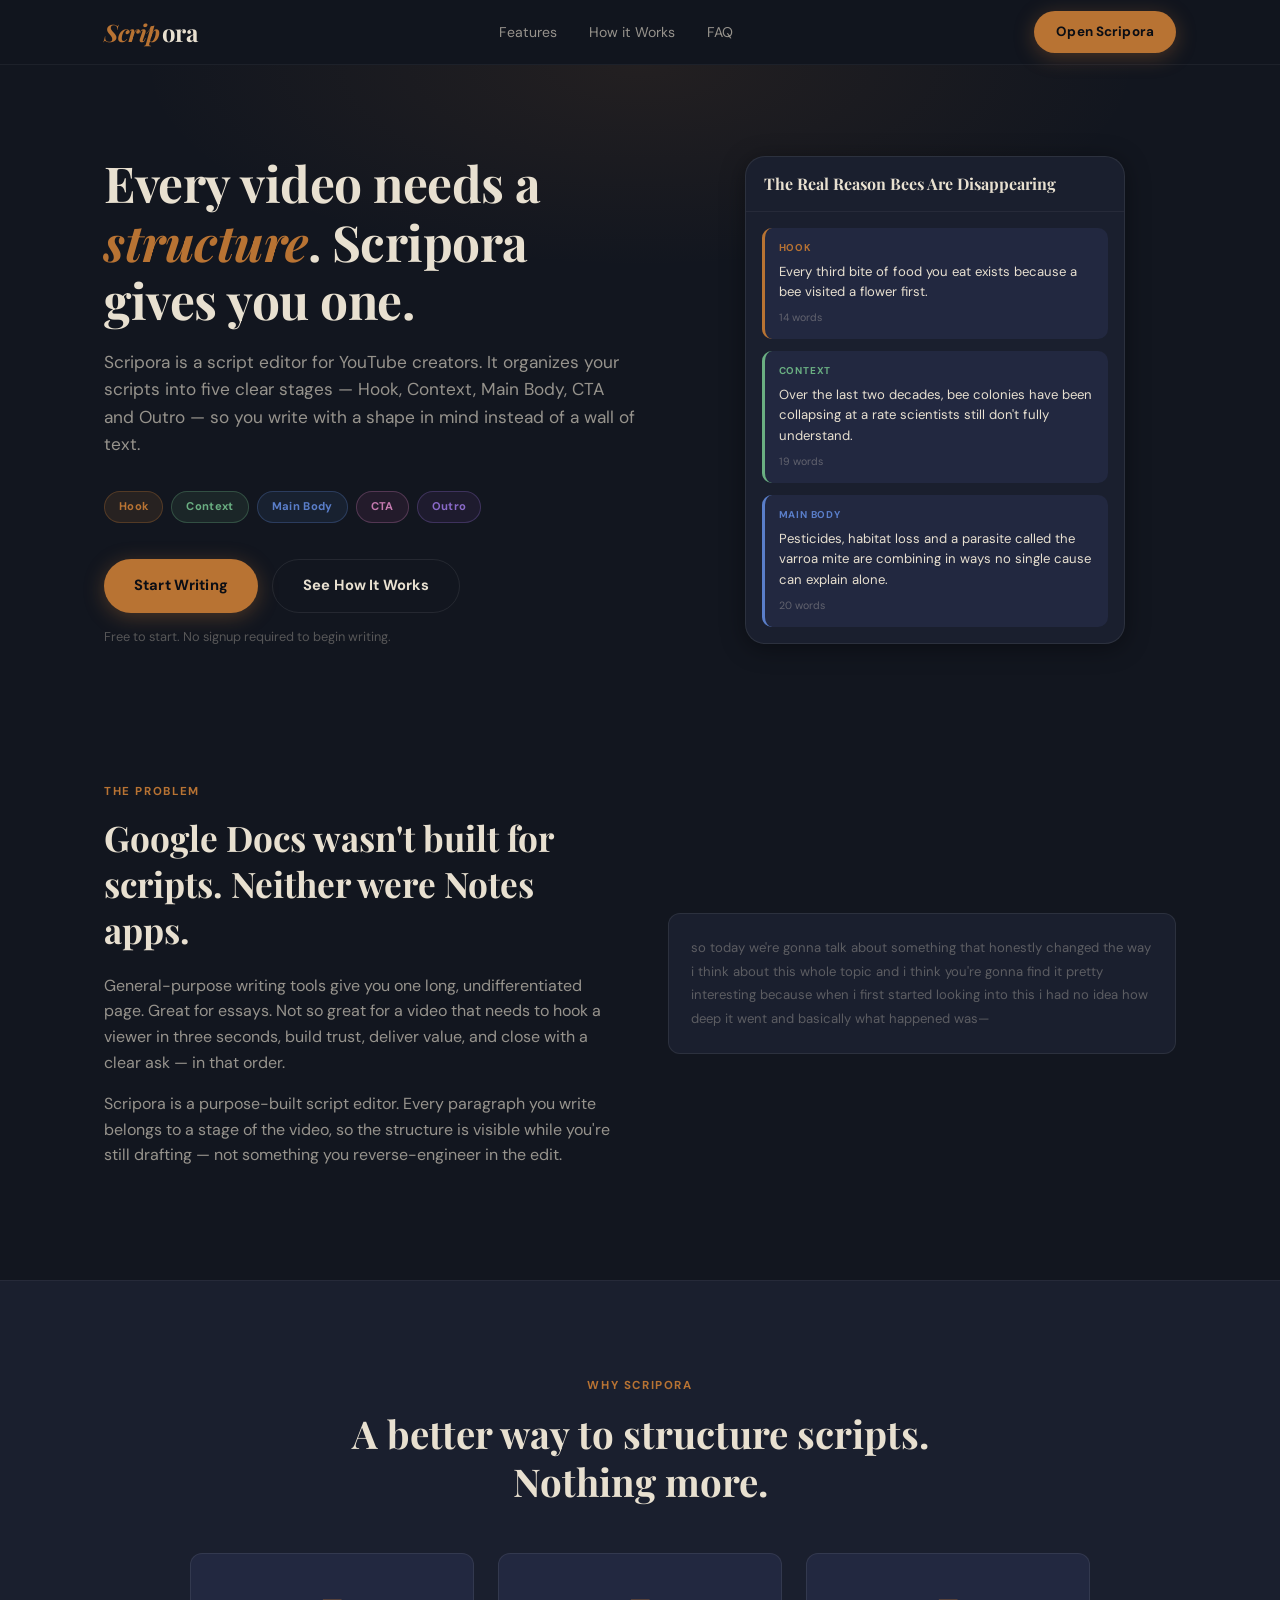
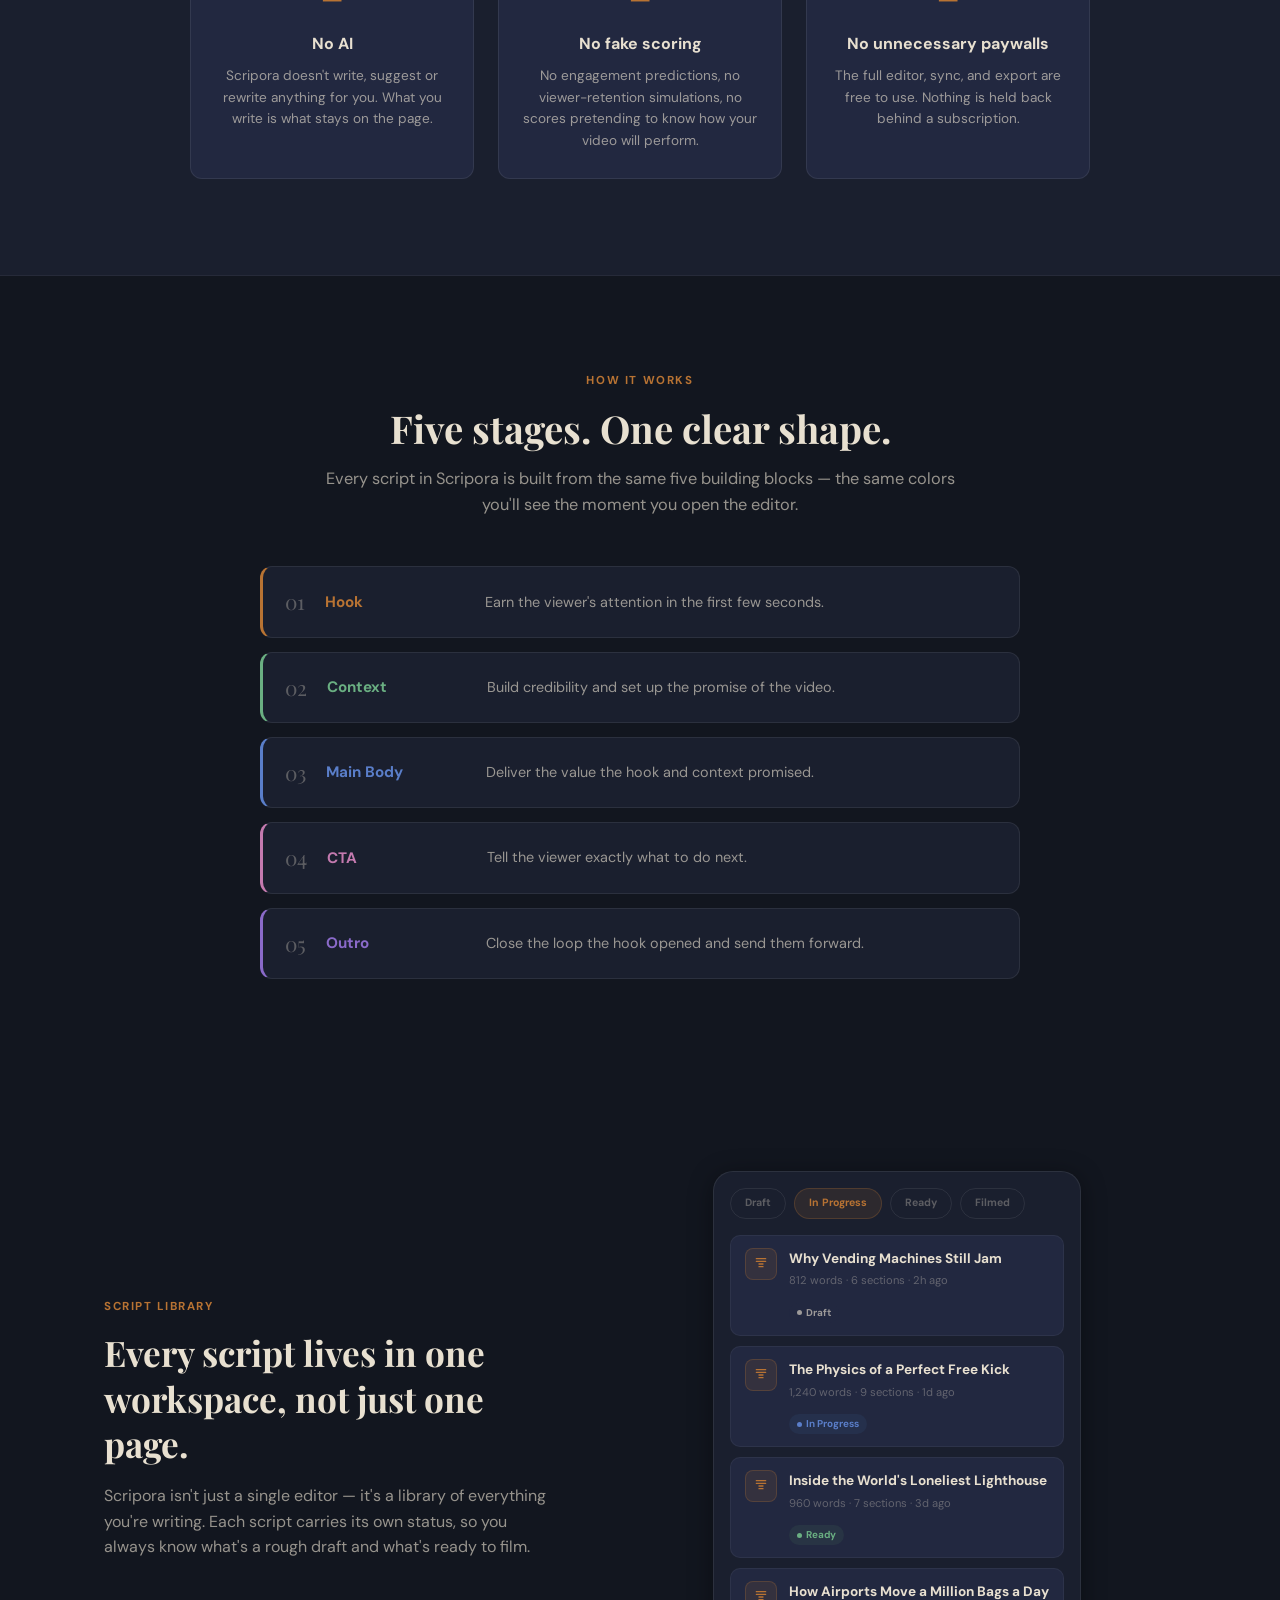
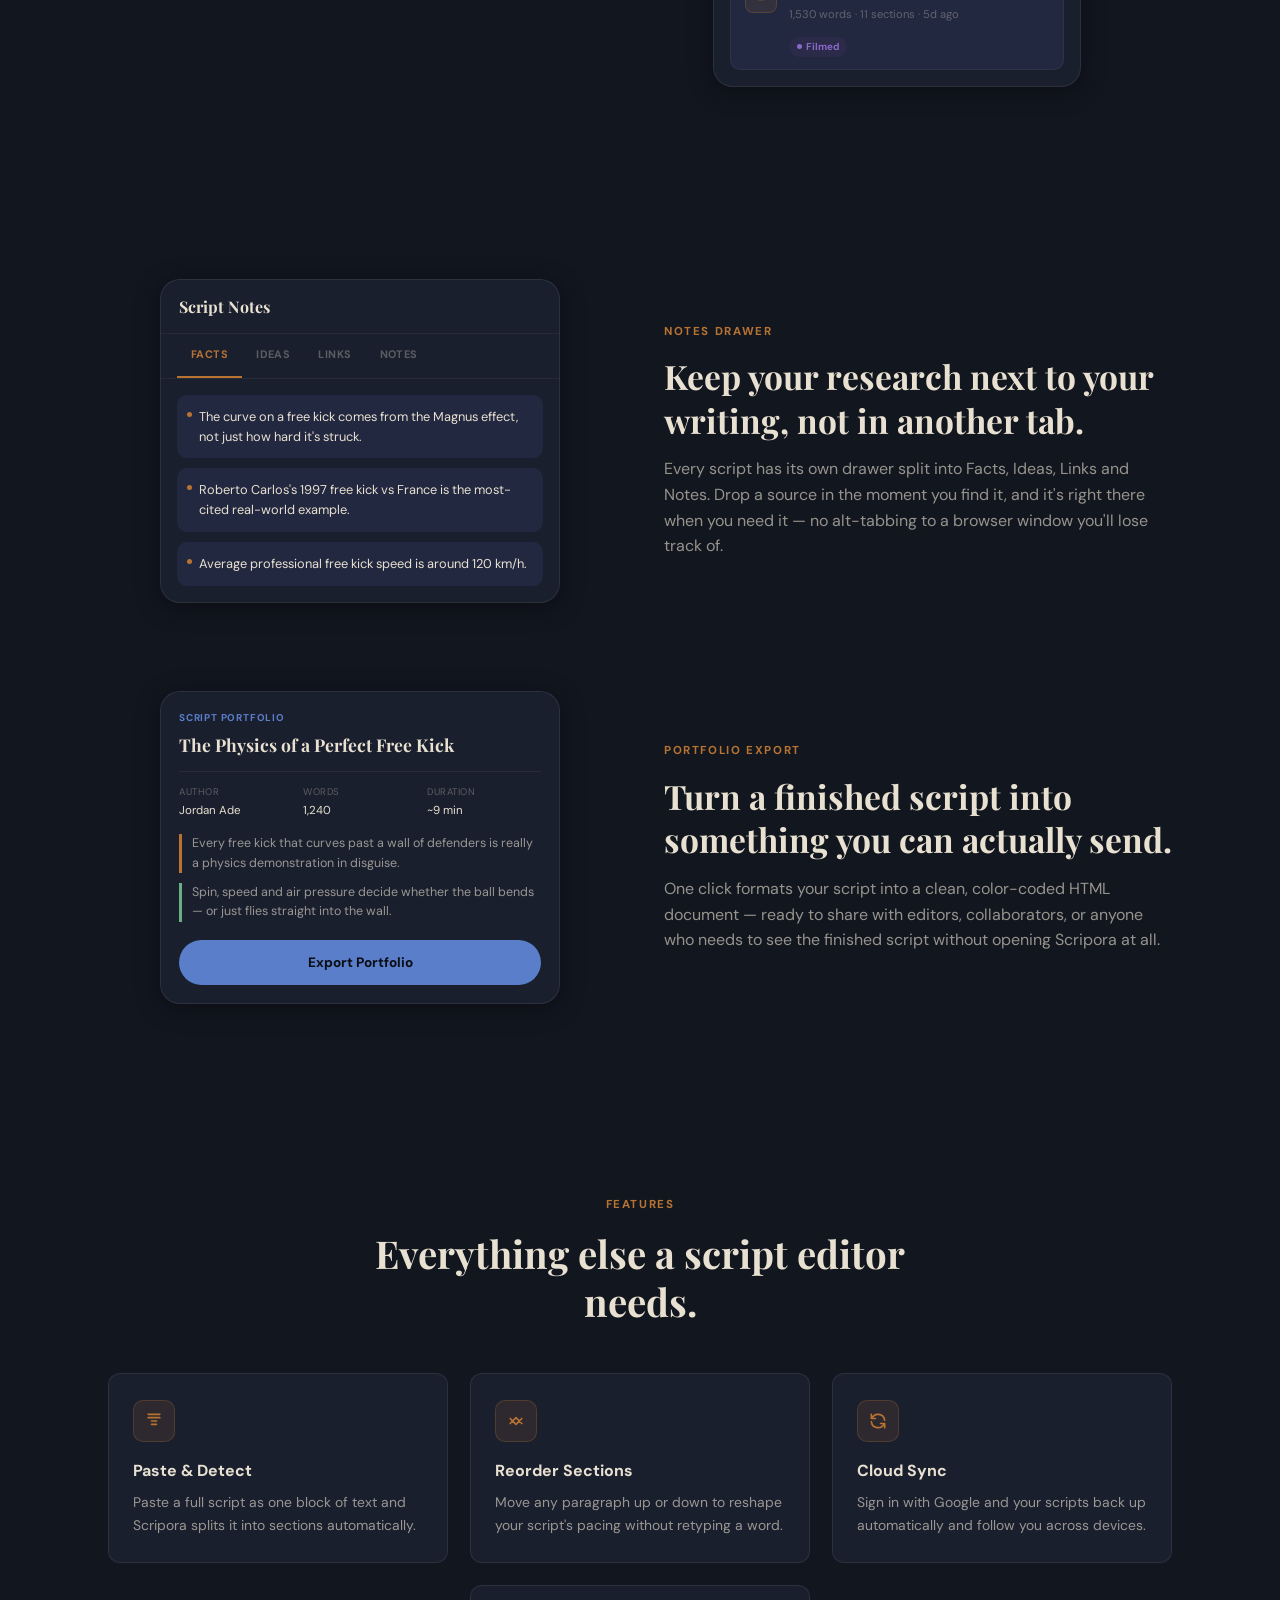
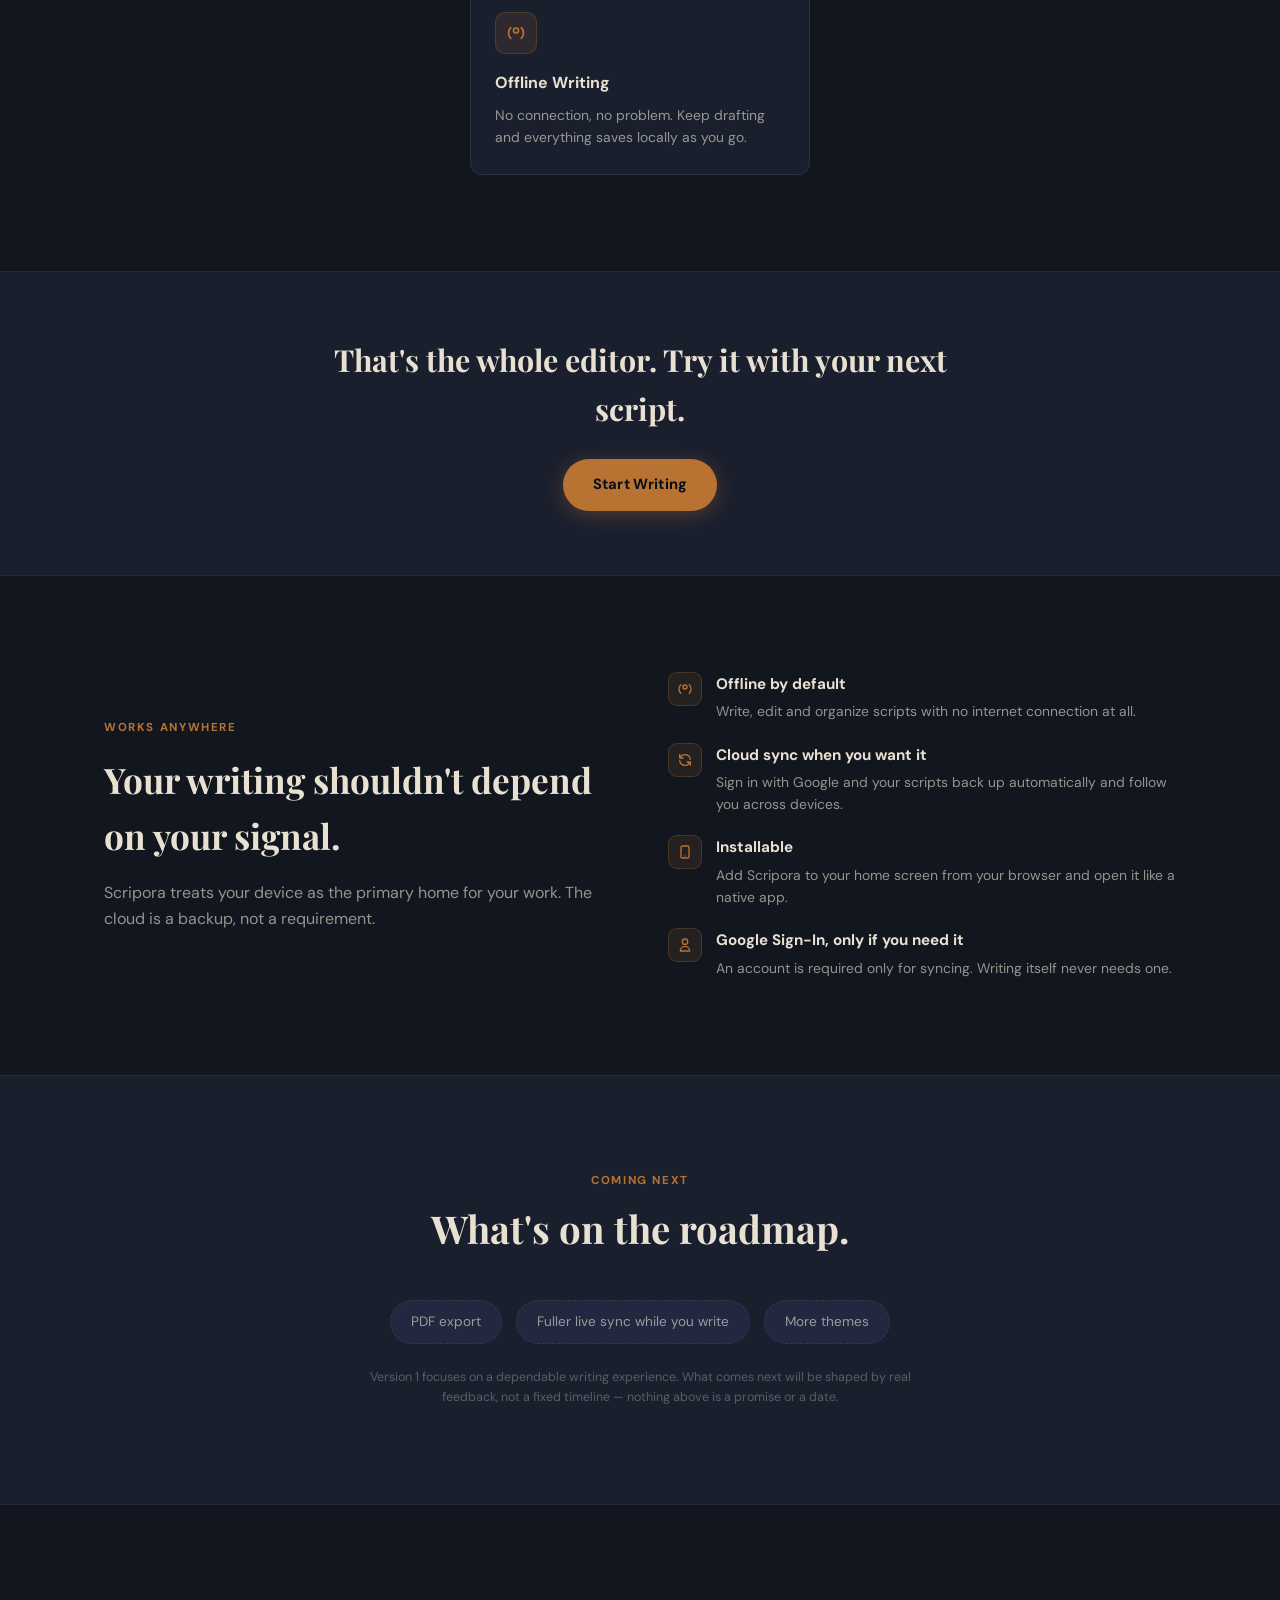
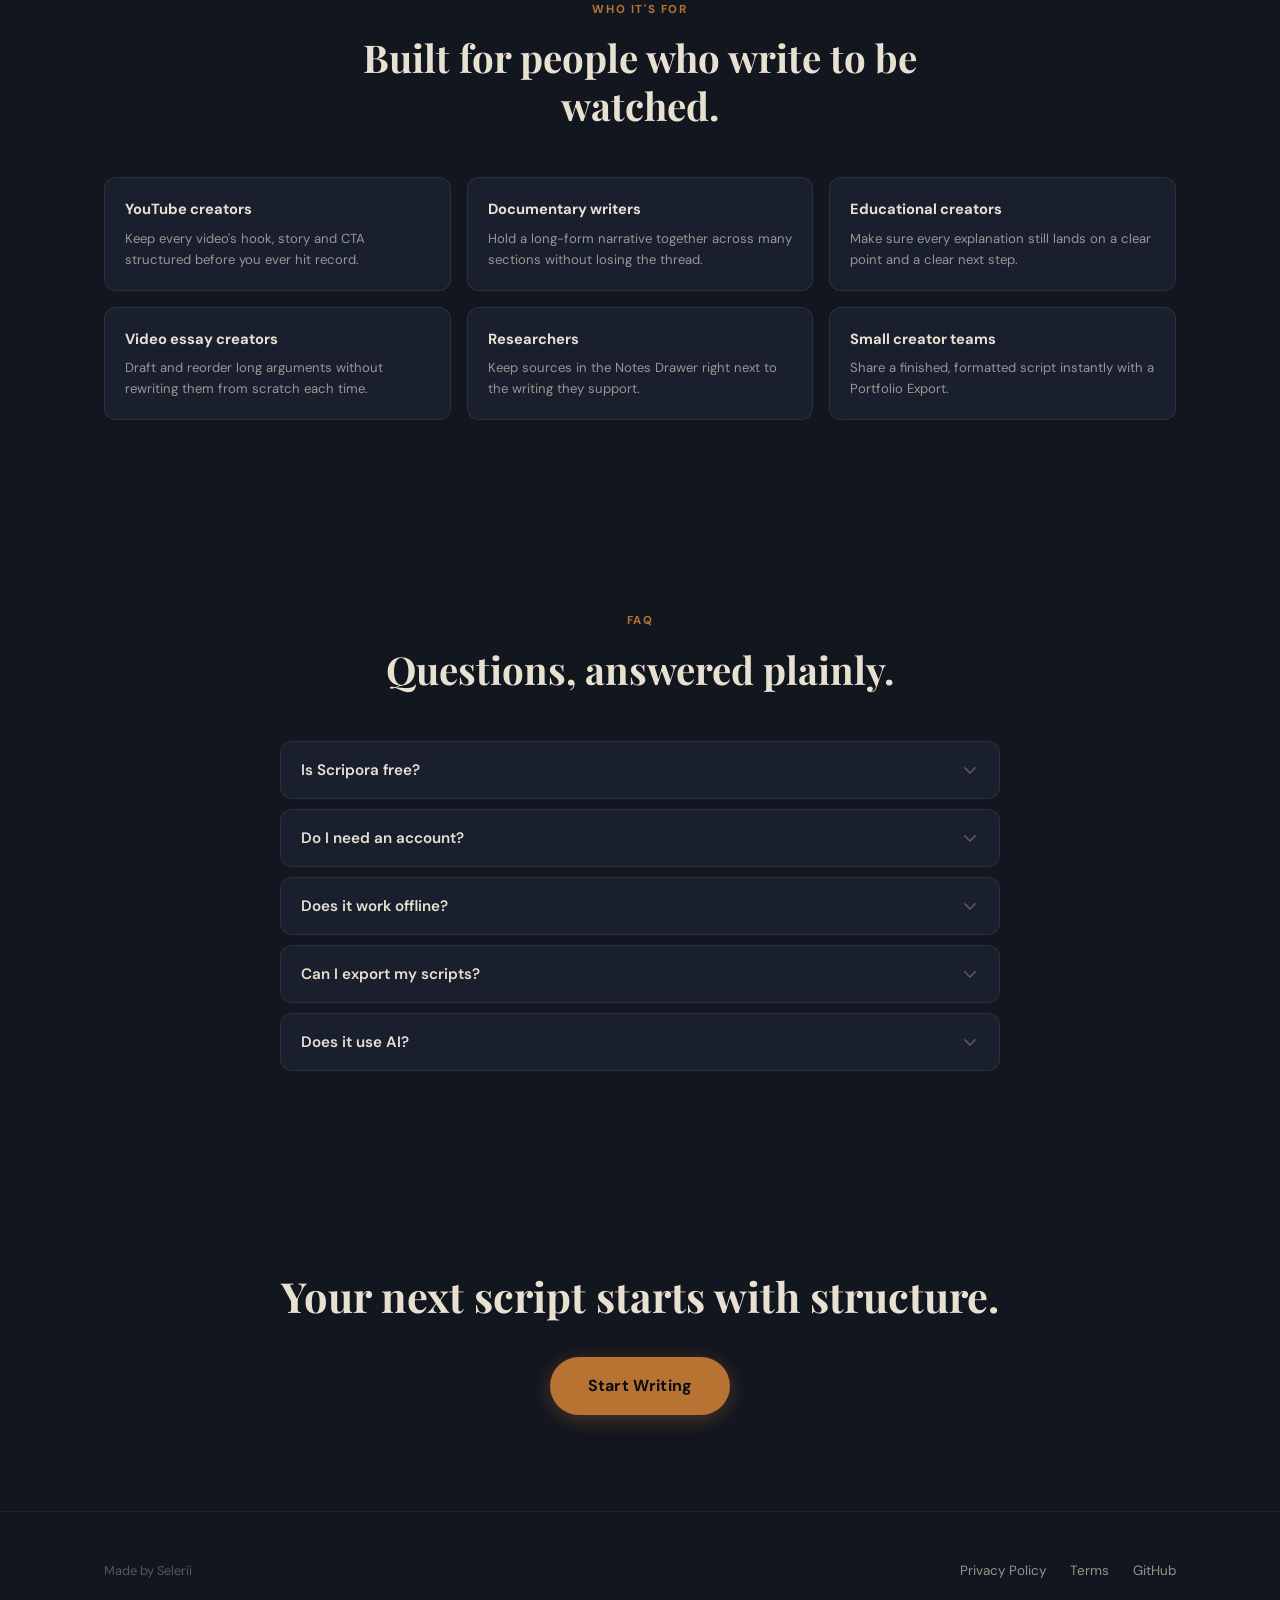
<file: index.html>
<!DOCTYPE html>
<html lang="en-GB">
<head>
<meta charset="UTF-8">
<meta name="viewport" content="width=device-width, initial-scale=1, viewport-fit=cover">
<meta name="google-site-verification" content="ID1UXs83_QXUR-DhdZkDt57IcCldg0tK2p2t0_HGRiM" />
<!-- Google tag (gtag.js) -->
<script async src="https://www.googletagmanager.com/gtag/js?id=G-YHD574L0KR"></script>
<script>
  window.dataLayer = window.dataLayer || [];
  function gtag(){dataLayer.push(arguments);}
  gtag('js', new Date());

  gtag('config', 'G-YHD574L0KR');
</script>
<title>Scripora — A Script Editor Built Around Structure</title>
<meta name="description" content="Scripora is a purpose-built script editor for YouTube creators. Organize every video into Hook, Context, Main Body, CTA and Outro, manage your whole script library, and export a finished portfolio — free, offline-first, and refreshingly simple.">
<link rel="canonical" href="https://scripora-site.vercel.app/">

<!-- Open Graph -->
<meta property="og:type" content="website">
<meta property="og:title" content="Scripora — A Script Editor Built Around Structure">
<meta property="og:description" content="Organize every video into Hook, Context, Main Body, CTA and Outro. Manage your script library and export a finished portfolio — free and offline-first.">
<meta property="og:url" content="https://scripora-site.vercel.app/">
<meta property="og:image" content="https://scripora-site.vercel.app/Icon/icon-512.png">
<meta property="og:site_name" content="Scripora">

<!-- Twitter -->
<meta name="twitter:card" content="summary">
<meta name="twitter:title" content="Scripora — A Script Editor Built Around Structure">
<meta name="twitter:description" content="Organize every video into Hook, Context, Main Body, CTA and Outro. Manage your script library and export a finished portfolio — free and offline-first.">
<meta name="twitter:image" content="https://scripora-site.vercel.app/Icon/icon-512.png">
<meta name="twitter:site" content="@selerii">

<link rel="icon" href="/favicon.ico" sizes="any">
<link rel="icon" href="/Icon/favicon-32.png" type="image/png" sizes="32x32">
<link rel="apple-touch-icon" href="/Icon/icon-192.png">

<link rel="preconnect" href="https://fonts.googleapis.com">
<link rel="preconnect" href="https://fonts.gstatic.com" crossorigin>
<link href="https://fonts.googleapis.com/css2?family=Playfair+Display:ital,wght@0,700;1,700&family=DM+Sans:wght@400;500;600;700&display=swap" rel="stylesheet">
<link rel="stylesheet" href="styles.css">

<script type="application/ld+json">
{
  "@context": "https://schema.org",
  "@type": "SoftwareApplication",
  "name": "Scripora",
  "url": "https://scripora.vercel.app/",
  "applicationCategory": "ProductivityApplication",
  "operatingSystem": "Web, Progressive Web App",
  "description": "Scripora is an offline-first script editor for YouTube creators. It organizes scripts into Hook, Context, Main Body, CTA and Outro sections, manages a full library of scripts by status, and includes notes and portfolio export.",
  "offers": {
    "@type": "Offer",
    "price": "0",
    "priceCurrency": "USD"
  },
  "featureList": [
    "Hook, Context, Main Body, CTA and Outro script structure",
    "Script library with Draft, In Progress, Ready and Filmed statuses",
    "Section-based editor",
    "Paste and automatically detect sections",
    "Reorder sections",
    "Notes drawer with Facts, Ideas, Links and Notes",
    "Portfolio export to HTML",
    "Offline PWA support",
    "Installable application",
    "Google Sign-In",
    "Cloud sync",
    "Theme support"
  ]
}
</script>
<script type="application/ld+json">
{
  "@context": "https://schema.org",
  "@type": "FAQPage",
  "mainEntity": [
    {
      "@type": "Question",
      "name": "Is Scripora free?",
      "acceptedAnswer": { "@type": "Answer", "text": "Yes. Scripora is free to use, with no paywalls or paid tiers in the current version." }
    },
    {
      "@type": "Question",
      "name": "Do I need an account?",
      "acceptedAnswer": { "@type": "Answer", "text": "No. You can write and save scripts without signing in. Signing in with Google is only needed if you want your scripts backed up and synced across devices." }
    },
    {
      "@type": "Question",
      "name": "Does it work offline?",
      "acceptedAnswer": { "@type": "Answer", "text": "Yes. Scripora is offline-first. You can write, edit and organize scripts with no internet connection, and it syncs automatically once you're back online and signed in." }
    },
    {
      "@type": "Question",
      "name": "Can I export my scripts?",
      "acceptedAnswer": { "@type": "Answer", "text": "Yes. Portfolio Export turns any script into a formatted HTML document with color-coded sections, ready to download or share." }
    },
    {
      "@type": "Question",
      "name": "Does it use AI?",
      "acceptedAnswer": { "@type": "Answer", "text": "No. Scripora does not use AI or any analysis engine. It organizes what you write by section — it doesn't write, score or judge it for you." }
    }
  ]
}
</script>
</head>
<body>

<a href="#main" class="visually-hidden-focusable" style="position:absolute;left:-9999px;top:0;background:var(--accent);color:#0A0D14;padding:10px 16px;border-radius:8px;z-index:200;">Skip to content</a>

<!-- ══════════ NAVIGATION ══════════ -->
<header class="nav">
  <div class="wrap">
    <a href="#main" class="wordmark" aria-label="Scripora home">
      <span class="w1">Scrip</span><span class="w2">ora</span>
    </a>
    <nav id="navLinks" class="nav-links" aria-label="Primary">
      <a href="#features">Features</a>
      <a href="#how-it-works">How it Works</a>
      <a href="#faq">FAQ</a>
    </nav>
    <div class="nav-cta">
      <a class="btn btn-primary" href="https://scripora.vercel.app/">Open Scripora</a>
      <button class="nav-toggle" id="navToggle" aria-expanded="false" aria-controls="navLinks" aria-label="Toggle menu">
        <span></span><span></span><span></span>
      </button>
    </div>
  </div>
</header>

<main id="main">

  <!-- ══════════ HERO ══════════ -->
  <section class="hero">
    <div class="wrap">
      <div class="hero-copy">
        <h1>Every video needs a <em>structure</em>. Scripora gives you one.</h1>
        <p class="lead">Scripora is a script editor for YouTube creators. It organizes your scripts into five clear stages — Hook, Context, Main Body, CTA and Outro — so you write with a shape in mind instead of a wall of text.</p>
        <div class="hero-stages" aria-hidden="true">
          <span class="stage-chip hook">Hook</span>
          <span class="stage-chip ctx">Context</span>
          <span class="stage-chip body">Main Body</span>
          <span class="stage-chip cta">CTA</span>
          <span class="stage-chip out">Outro</span>
        </div>
        <div class="hero-actions">
          <a class="btn btn-primary" href="https://scripora.vercel.app/">Start Writing</a>
          <a class="btn btn-ghost" href="#how-it-works">See How It Works</a>
        </div>
        <p class="hero-reassurance">Free to start. No signup required to begin writing.</p>
      </div>

      <div class="hero-visual">
        <div class="mock-frame" role="img" aria-label="Scripora editor showing a script split into color-coded Hook, Context and Main Body sections">
          <div class="mock-titlebar">
            <span>The Real Reason Bees Are Disappearing</span>
          </div>
          <div class="mock-body">
            <div class="mock-para hook">
              <span class="mp-tag">Hook</span>
              <p class="mp-text">Every third bite of food you eat exists because a bee visited a flower first.</p>
              <div class="mp-meta">14 words</div>
            </div>
            <div class="mock-para ctx">
              <span class="mp-tag">Context</span>
              <p class="mp-text">Over the last two decades, bee colonies have been collapsing at a rate scientists still don't fully understand.</p>
              <div class="mp-meta">19 words</div>
            </div>
            <div class="mock-para body">
              <span class="mp-tag">Main Body</span>
              <p class="mp-text">Pesticides, habitat loss and a parasite called the varroa mite are combining in ways no single cause can explain alone.</p>
              <div class="mp-meta">20 words</div>
            </div>
          </div>
        </div>
      </div>
    </div>
  </section>

  <!-- ══════════ PROBLEM ══════════ -->
  <section class="problem">
    <div class="wrap">
      <div class="problem-copy">
        <span class="eyebrow">The Problem</span>
        <h2>Google Docs wasn't built for scripts. Neither were Notes apps.</h2>
        <p>General-purpose writing tools give you one long, undifferentiated page. Great for essays. Not so great for a video that needs to hook a viewer in three seconds, build trust, deliver value, and close with a clear ask — in that order.</p>
        <p>Scripora is a purpose-built script editor. Every paragraph you write belongs to a stage of the video, so the structure is visible while you're still drafting — not something you reverse-engineer in the edit.</p>
      </div>
      <div class="wall-of-text" aria-hidden="true">
        so today we're gonna talk about something that honestly changed the way i think about this whole topic and i think you're gonna find it pretty interesting because when i first started looking into this i had no idea how deep it went and basically what happened was—
      </div>
    </div>
  </section>

  <!-- ══════════ WHY SCRIPORA (HONESTY) ══════════ -->
  <section class="honesty">
    <div class="wrap">
      <div class="section-head">
        <span class="eyebrow">Why Scripora</span>
        <h2>A better way to structure scripts. Nothing more.</h2>
      </div>
      <div class="honesty-grid">
        <div class="honesty-card">
          <div class="hc-mark" aria-hidden="true">—</div>
          <h3>No AI</h3>
          <p>Scripora doesn't write, suggest or rewrite anything for you. What you write is what stays on the page.</p>
        </div>
        <div class="honesty-card">
          <div class="hc-mark" aria-hidden="true">—</div>
          <h3>No fake scoring</h3>
          <p>No engagement predictions, no viewer-retention simulations, no scores pretending to know how your video will perform.</p>
        </div>
        <div class="honesty-card">
          <div class="hc-mark" aria-hidden="true">—</div>
          <h3>No unnecessary paywalls</h3>
          <p>The full editor, sync, and export are free to use. Nothing is held back behind a subscription.</p>
        </div>
      </div>
    </div>
  </section>

  <!-- ══════════ HOW IT WORKS ══════════ -->
  <section id="how-it-works">
    <div class="wrap">
      <div class="section-head">
        <span class="eyebrow">How It Works</span>
        <h2>Five stages. One clear shape.</h2>
        <p>Every script in Scripora is built from the same five building blocks — the same colors you'll see the moment you open the editor.</p>
      </div>
      <div class="stages-list">
        <div class="stage-row hook">
          <span class="sr-num">01</span>
          <span class="sr-name">Hook</span>
          <span class="sr-desc">Earn the viewer's attention in the first few seconds.</span>
        </div>
        <div class="stage-row ctx">
          <span class="sr-num">02</span>
          <span class="sr-name">Context</span>
          <span class="sr-desc">Build credibility and set up the promise of the video.</span>
        </div>
        <div class="stage-row body">
          <span class="sr-num">03</span>
          <span class="sr-name">Main Body</span>
          <span class="sr-desc">Deliver the value the hook and context promised.</span>
        </div>
        <div class="stage-row cta">
          <span class="sr-num">04</span>
          <span class="sr-name">CTA</span>
          <span class="sr-desc">Tell the viewer exactly what to do next.</span>
        </div>
        <div class="stage-row out">
          <span class="sr-num">05</span>
          <span class="sr-name">Outro</span>
          <span class="sr-desc">Close the loop the hook opened and send them forward.</span>
        </div>
      </div>
    </div>
  </section>

  <!-- ══════════ SCRIPT LIBRARY ══════════ -->
  <section id="library">
    <div class="wrap">
      <div class="lib-copy">
        <span class="eyebrow">Script Library</span>
        <h2>Every script lives in one workspace, not just one page.</h2>
        <p>Scripora isn't just a single editor — it's a library of everything you're writing. Each script carries its own status, so you always know what's a rough draft and what's ready to film.</p>
      </div>
      <div class="mock-frame lib-mock" role="img" aria-label="Scripora script library showing scripts filtered by Draft, In Progress, Ready and Filmed status">
        <div class="lib-filters">
          <span class="lib-filter">Draft</span>
          <span class="lib-filter active">In Progress</span>
          <span class="lib-filter">Ready</span>
          <span class="lib-filter">Filmed</span>
        </div>
        <div class="lib-list">
          <div class="lib-card">
            <div class="lib-icon" aria-hidden="true"><svg width="16" height="16" viewBox="0 0 24 24" fill="none" stroke="currentColor" stroke-width="2"><path stroke-linecap="round" stroke-linejoin="round" d="M9 12h6m-6 4h6M5 8h14M5 4h14"/></svg></div>
            <div class="lib-info">
              <div class="lib-title">Why Vending Machines Still Jam</div>
              <div class="lib-meta">812 words · 6 sections · 2h ago</div>
              <span class="sbadge draft"><span class="sbadge-dot"></span>Draft</span>
            </div>
          </div>
          <div class="lib-card">
            <div class="lib-icon" aria-hidden="true"><svg width="16" height="16" viewBox="0 0 24 24" fill="none" stroke="currentColor" stroke-width="2"><path stroke-linecap="round" stroke-linejoin="round" d="M9 12h6m-6 4h6M5 8h14M5 4h14"/></svg></div>
            <div class="lib-info">
              <div class="lib-title">The Physics of a Perfect Free Kick</div>
              <div class="lib-meta">1,240 words · 9 sections · 1d ago</div>
              <span class="sbadge progress"><span class="sbadge-dot"></span>In Progress</span>
            </div>
          </div>
          <div class="lib-card">
            <div class="lib-icon" aria-hidden="true"><svg width="16" height="16" viewBox="0 0 24 24" fill="none" stroke="currentColor" stroke-width="2"><path stroke-linecap="round" stroke-linejoin="round" d="M9 12h6m-6 4h6M5 8h14M5 4h14"/></svg></div>
            <div class="lib-info">
              <div class="lib-title">Inside the World's Loneliest Lighthouse</div>
              <div class="lib-meta">960 words · 7 sections · 3d ago</div>
              <span class="sbadge ready"><span class="sbadge-dot"></span>Ready</span>
            </div>
          </div>
          <div class="lib-card">
            <div class="lib-icon" aria-hidden="true"><svg width="16" height="16" viewBox="0 0 24 24" fill="none" stroke="currentColor" stroke-width="2"><path stroke-linecap="round" stroke-linejoin="round" d="M9 12h6m-6 4h6M5 8h14M5 4h14"/></svg></div>
            <div class="lib-info">
              <div class="lib-title">How Airports Move a Million Bags a Day</div>
              <div class="lib-meta">1,530 words · 11 sections · 5d ago</div>
              <span class="sbadge filmed"><span class="sbadge-dot"></span>Filmed</span>
            </div>
          </div>
        </div>
      </div>
    </div>
  </section>

  <!-- ══════════ SHOWCASE: NOTES DRAWER + PORTFOLIO EXPORT ══════════ -->
  <section class="showcase">
    <div class="wrap">

      <div class="showcase-block">
        <div class="mock-frame notes-mock" role="img" aria-label="Scripora Notes Drawer showing Facts, Ideas, Links and Notes tabs with sample research notes">
          <div class="mock-titlebar"><span>Script Notes</span></div>
          <div class="nd-tabs">
            <span class="nd-tab active">Facts</span>
            <span class="nd-tab">Ideas</span>
            <span class="nd-tab">Links</span>
            <span class="nd-tab">Notes</span>
          </div>
          <div class="nd-list">
            <div class="nd-note">The curve on a free kick comes from the Magnus effect, not just how hard it's struck.</div>
            <div class="nd-note">Roberto Carlos's 1997 free kick vs France is the most-cited real-world example.</div>
            <div class="nd-note">Average professional free kick speed is around 120 km/h.</div>
          </div>
        </div>
        <div class="showcase-copy">
          <span class="eyebrow">Notes Drawer</span>
          <h2>Keep your research next to your writing, not in another tab.</h2>
          <p>Every script has its own drawer split into Facts, Ideas, Links and Notes. Drop a source in the moment you find it, and it's right there when you need it — no alt-tabbing to a browser window you'll lose track of.</p>
        </div>
      </div>

      <div class="showcase-block reverse">
        <div class="showcase-copy">
          <span class="eyebrow">Portfolio Export</span>
          <h2>Turn a finished script into something you can actually send.</h2>
          <p>One click formats your script into a clean, color-coded HTML document — ready to share with editors, collaborators, or anyone who needs to see the finished script without opening Scripora at all.</p>
        </div>
        <div class="mock-frame pf-mock" role="img" aria-label="Scripora Portfolio Export showing a formatted script document with author, word count and duration">
          <div class="pf-head">
            <div class="pf-label">Script Portfolio</div>
            <div class="pf-title">The Physics of a Perfect Free Kick</div>
            <div class="pf-meta">
              <div><span>Author</span>Jordan Ade</div>
              <div><span>Words</span>1,240</div>
              <div><span>Duration</span>~9 min</div>
            </div>
          </div>
          <div class="pf-body">
            <p class="pf-line hook">Every free kick that curves past a wall of defenders is really a physics demonstration in disguise.</p>
            <p class="pf-line ctx">Spin, speed and air pressure decide whether the ball bends — or just flies straight into the wall.</p>
          </div>
          <div class="pf-export-btn">Export Portfolio</div>
        </div>
      </div>

    </div>
  </section>

  <!-- ══════════ FEATURES ══════════ -->
  <section id="features">
    <div class="wrap">
      <div class="section-head">
        <span class="eyebrow">Features</span>
        <h2>Everything else a script editor needs.</h2>
      </div>
      <div class="feature-grid">
        <div class="feature-card">
          <div class="fc-icon" aria-hidden="true">
            <svg width="20" height="20" viewBox="0 0 24 24" fill="none" stroke="currentColor" stroke-width="2"><path stroke-linecap="round" stroke-linejoin="round" d="M9 12h6m-6 4h6M5 8h14M5 4h14"/></svg>
          </div>
          <h3>Paste &amp; Detect</h3>
          <p>Paste a full script as one block of text and Scripora splits it into sections automatically.</p>
        </div>
        <div class="feature-card">
          <div class="fc-icon" aria-hidden="true">
            <svg width="20" height="20" viewBox="0 0 24 24" fill="none" stroke="currentColor" stroke-width="2"><path stroke-linecap="round" stroke-linejoin="round" d="M5 15l7-7 7 7M5 9l7 7 7-7"/></svg>
          </div>
          <h3>Reorder Sections</h3>
          <p>Move any paragraph up or down to reshape your script's pacing without retyping a word.</p>
        </div>
        <div class="feature-card">
          <div class="fc-icon" aria-hidden="true">
            <svg width="20" height="20" viewBox="0 0 24 24" fill="none" stroke="currentColor" stroke-width="2"><path stroke-linecap="round" stroke-linejoin="round" d="M4 4v5h.582m15.356 2A8.001 8.001 0 004.582 9m0 0H9m11 11v-5h-.581m0 0a8.003 8.003 0 01-15.357-2m15.357 2H15"/></svg>
          </div>
          <h3>Cloud Sync</h3>
          <p>Sign in with Google and your scripts back up automatically and follow you across devices.</p>
        </div>
        <div class="feature-card">
          <div class="fc-icon" aria-hidden="true">
            <svg width="20" height="20" viewBox="0 0 24 24" fill="none" stroke="currentColor" stroke-width="2"><path stroke-linecap="round" stroke-linejoin="round" d="M18.364 5.636a9 9 0 010 12.728M5.636 5.636a9 9 0 000 12.728M12 12a3 3 0 100-6 3 3 0 000 6z"/></svg>
          </div>
          <h3>Offline Writing</h3>
          <p>No connection, no problem. Keep drafting and everything saves locally as you go.</p>
        </div>
      </div>
    </div>
  </section>

  <!-- ══════════ MID-PAGE CTA ══════════ -->
  <section class="mid-cta">
    <div class="wrap center">
      <h2>That's the whole editor. Try it with your next script.</h2>
      <a class="btn btn-primary" href="https://scripora.vercel.app/">Start Writing</a>
    </div>
  </section>

  <!-- ══════════ WORKS ANYWHERE ══════════ -->
  <section class="anywhere">
    <div class="wrap">
      <div>
        <span class="eyebrow">Works Anywhere</span>
        <h2 style="font-size:clamp(1.6rem,3.6vw,2.2rem);margin-bottom:16px;">Your writing shouldn't depend on your signal.</h2>
        <p style="color:var(--muted);max-width:48ch;">Scripora treats your device as the primary home for your work. The cloud is a backup, not a requirement.</p>
      </div>
      <div class="anywhere-list">
        <div class="anywhere-item">
          <div class="ai-icon" aria-hidden="true">
            <svg width="16" height="16" viewBox="0 0 24 24" fill="none" stroke="currentColor" stroke-width="2"><path stroke-linecap="round" stroke-linejoin="round" d="M18.364 5.636a9 9 0 010 12.728M5.636 5.636a9 9 0 000 12.728M12 12a3 3 0 100-6 3 3 0 000 6z"/></svg>
          </div>
          <div>
            <h4>Offline by default</h4>
            <p>Write, edit and organize scripts with no internet connection at all.</p>
          </div>
        </div>
        <div class="anywhere-item">
          <div class="ai-icon" aria-hidden="true">
            <svg width="16" height="16" viewBox="0 0 24 24" fill="none" stroke="currentColor" stroke-width="2"><path stroke-linecap="round" stroke-linejoin="round" d="M4 4v5h.582m15.356 2A8.001 8.001 0 004.582 9m0 0H9m11 11v-5h-.581m0 0a8.003 8.003 0 01-15.357-2m15.357 2H15"/></svg>
          </div>
          <div>
            <h4>Cloud sync when you want it</h4>
            <p>Sign in with Google and your scripts back up automatically and follow you across devices.</p>
          </div>
        </div>
        <div class="anywhere-item">
          <div class="ai-icon" aria-hidden="true">
            <svg width="16" height="16" viewBox="0 0 24 24" fill="none" stroke="currentColor" stroke-width="2"><path stroke-linecap="round" stroke-linejoin="round" d="M12 18h.01M8 21h8a2 2 0 002-2V5a2 2 0 00-2-2H8a2 2 0 00-2 2v14a2 2 0 002 2z"/></svg>
          </div>
          <div>
            <h4>Installable</h4>
            <p>Add Scripora to your home screen from your browser and open it like a native app.</p>
          </div>
        </div>
        <div class="anywhere-item">
          <div class="ai-icon" aria-hidden="true">
            <svg width="16" height="16" viewBox="0 0 24 24" fill="none" stroke="currentColor" stroke-width="2"><path stroke-linecap="round" stroke-linejoin="round" d="M16 7a4 4 0 11-8 0 4 4 0 018 0zM12 14a7 7 0 00-7 7h14a7 7 0 00-7-7z"/></svg>
          </div>
          <div>
            <h4>Google Sign-In, only if you need it</h4>
            <p>An account is required only for syncing. Writing itself never needs one.</p>
          </div>
        </div>
      </div>
    </div>
  </section>

  <!-- ══════════ COMING NEXT ══════════ -->
  <section class="roadmap">
    <div class="wrap">
      <div class="section-head">
        <span class="eyebrow">Coming Next</span>
        <h2>What's on the roadmap.</h2>
      </div>
      <div class="roadmap-list">
        <span class="roadmap-item">PDF export</span>
        <span class="roadmap-item">Fuller live sync while you write</span>
        <span class="roadmap-item">More themes</span>
      </div>
      <p class="roadmap-note">Version 1 focuses on a dependable writing experience. What comes next will be shaped by real feedback, not a fixed timeline — nothing above is a promise or a date.</p>
    </div>
  </section>

  <!-- ══════════ WHO IT'S FOR ══════════ -->
  <section>
    <div class="wrap">
      <div class="section-head">
        <span class="eyebrow">Who It's For</span>
        <h2>Built for people who write to be watched.</h2>
      </div>
      <div class="audience-grid">
        <div class="audience-card">
          <h4>YouTube creators</h4>
          <p>Keep every video's hook, story and CTA structured before you ever hit record.</p>
        </div>
        <div class="audience-card">
          <h4>Documentary writers</h4>
          <p>Hold a long-form narrative together across many sections without losing the thread.</p>
        </div>
        <div class="audience-card">
          <h4>Educational creators</h4>
          <p>Make sure every explanation still lands on a clear point and a clear next step.</p>
        </div>
        <div class="audience-card">
          <h4>Video essay creators</h4>
          <p>Draft and reorder long arguments without rewriting them from scratch each time.</p>
        </div>
        <div class="audience-card">
          <h4>Researchers</h4>
          <p>Keep sources in the Notes Drawer right next to the writing they support.</p>
        </div>
        <div class="audience-card">
          <h4>Small creator teams</h4>
          <p>Share a finished, formatted script instantly with a Portfolio Export.</p>
        </div>
      </div>
    </div>
  </section>

  <!-- ══════════ FAQ ══════════ -->
  <section id="faq">
    <div class="wrap">
      <div class="section-head">
        <span class="eyebrow">FAQ</span>
        <h2>Questions, answered plainly.</h2>
      </div>
      <div class="faq-list">
        <div class="faq-item">
          <button class="faq-q" aria-expanded="false">
            <span>Is Scripora free?</span>
            <svg class="fq-chevron" width="18" height="18" viewBox="0 0 24 24" fill="none" stroke="currentColor" stroke-width="2"><path stroke-linecap="round" stroke-linejoin="round" d="M19 9l-7 7-7-7"/></svg>
          </button>
          <div class="faq-a"><p>Yes. Scripora is free to use, with no paywalls or paid tiers in the current version.</p></div>
        </div>
        <div class="faq-item">
          <button class="faq-q" aria-expanded="false">
            <span>Do I need an account?</span>
            <svg class="fq-chevron" width="18" height="18" viewBox="0 0 24 24" fill="none" stroke="currentColor" stroke-width="2"><path stroke-linecap="round" stroke-linejoin="round" d="M19 9l-7 7-7-7"/></svg>
          </button>
          <div class="faq-a"><p>No. You can write and save scripts without signing in. Signing in with Google is only needed to back up and sync your scripts across devices.</p></div>
        </div>
        <div class="faq-item">
          <button class="faq-q" aria-expanded="false">
            <span>Does it work offline?</span>
            <svg class="fq-chevron" width="18" height="18" viewBox="0 0 24 24" fill="none" stroke="currentColor" stroke-width="2"><path stroke-linecap="round" stroke-linejoin="round" d="M19 9l-7 7-7-7"/></svg>
          </button>
          <div class="faq-a"><p>Yes. Scripora is offline-first — you can write, edit and organize scripts without a connection, and it syncs automatically once you're back online and signed in.</p></div>
        </div>
        <div class="faq-item">
          <button class="faq-q" aria-expanded="false">
            <span>Can I export my scripts?</span>
            <svg class="fq-chevron" width="18" height="18" viewBox="0 0 24 24" fill="none" stroke="currentColor" stroke-width="2"><path stroke-linecap="round" stroke-linejoin="round" d="M19 9l-7 7-7-7"/></svg>
          </button>
          <div class="faq-a"><p>Yes. Portfolio Export turns any script into a formatted HTML document with color-coded sections, ready to download or share.</p></div>
        </div>
        <div class="faq-item">
          <button class="faq-q" aria-expanded="false">
            <span>Does it use AI?</span>
            <svg class="fq-chevron" width="18" height="18" viewBox="0 0 24 24" fill="none" stroke="currentColor" stroke-width="2"><path stroke-linecap="round" stroke-linejoin="round" d="M19 9l-7 7-7-7"/></svg>
          </button>
          <div class="faq-a"><p>No. Scripora does not use AI or any analysis engine. It organizes what you write by section — it doesn't write, score or judge it for you.</p></div>
        </div>
      </div>
    </div>
  </section>

  <!-- ══════════ FINAL CTA ══════════ -->
  <section class="final-cta">
    <div class="wrap">
      <h2>Your next script starts with structure.</h2>
      <a class="btn btn-primary" href="https://scripora.vercel.app/">Start Writing</a>
    </div>
  </section>

</main>

<!-- ══════════ FOOTER ══════════ -->
<footer>
  <div class="wrap footer-row">
    <div class="footer-credit">Made by Selerii</div>
    <nav class="footer-links" aria-label="Footer">
      <a href="/privacy.html">Privacy Policy</a>
      <a href="/terms.html">Terms</a>
      <a href="https://github.com/Birg0010/scripora_vercel">GitHub</a>
    </nav>
  </div>
</footer>

<script src="script.js"></script>
</body>
</html>
</file>
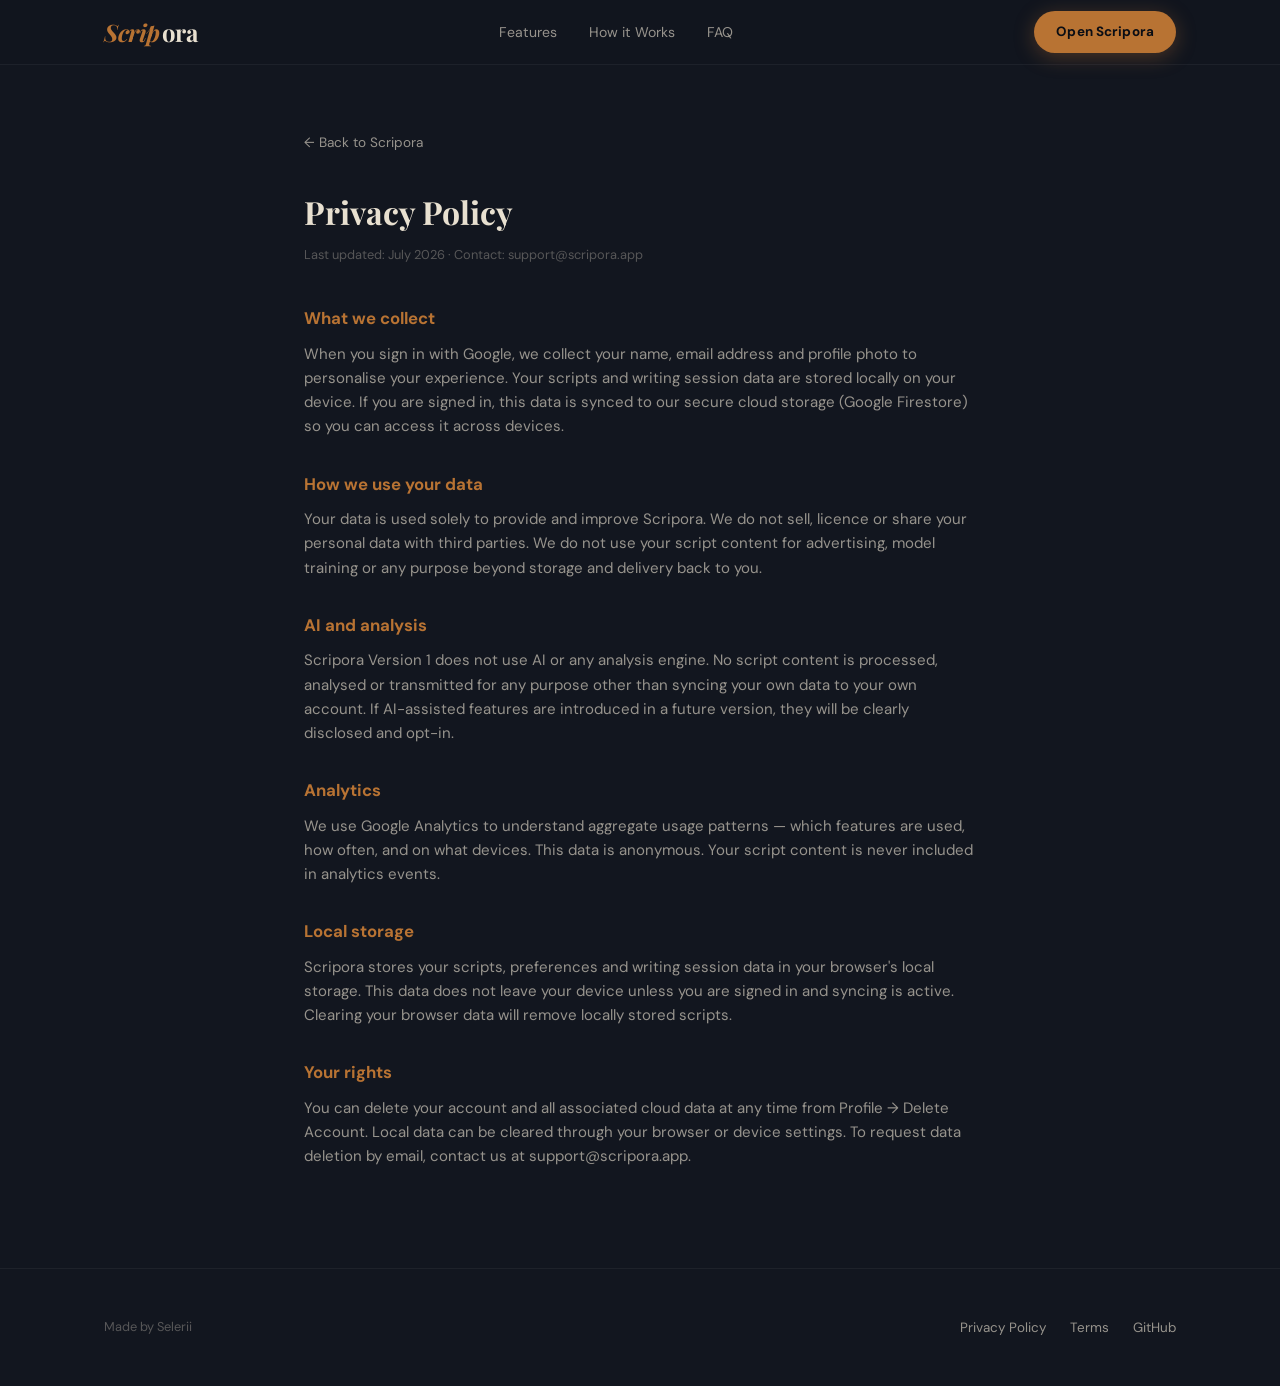
<file: privacy.html>
<!DOCTYPE html>
<html lang="en-GB">
<head>
<meta charset="UTF-8">
<meta name="viewport" content="width=device-width, initial-scale=1">
<!-- Google tag (gtag.js) -->
<script async src="https://www.googletagmanager.com/gtag/js?id=G-YHD574L0KR"></script>
<script>
  window.dataLayer = window.dataLayer || [];
  function gtag(){dataLayer.push(arguments);}
  gtag('js', new Date());

  gtag('config', 'G-YHD574L0KR');
</script>
<title>Privacy Policy — Scripora</title>
<meta name="description" content="Scripora's Privacy Policy: what we collect, how we use it, and your rights.">
<link rel="canonical" href="https://scripora-site.vercel.app/privacy.html">
<link rel="icon" href="/favicon.ico" sizes="any">
<link rel="icon" href="/Icon/favicon-32.png" type="image/png" sizes="32x32">
<link rel="preconnect" href="https://fonts.googleapis.com">
<link rel="preconnect" href="https://fonts.gstatic.com" crossorigin>
<link href="https://fonts.googleapis.com/css2?family=Playfair+Display:ital,wght@0,700;1,700&family=DM+Sans:wght@400;500;600;700&display=swap" rel="stylesheet">
<link rel="stylesheet" href="styles.css">
<style>
  .legal{padding:64px 0 96px;}
  .legal .wrap{max-width:720px;}
  .legal h1{font-size:2rem;margin-bottom:8px;}
  .legal .updated{color:var(--faint);font-size:.8rem;margin-bottom:40px;}
  .legal h2{font-family:'DM Sans',sans-serif;font-size:1.05rem;font-weight:700;margin:32px 0 10px;color:var(--accent);}
  .legal p{color:var(--muted);margin-bottom:4px;font-size:.94rem;}
  .legal a.back{display:inline-block;margin-bottom:32px;color:var(--muted);font-size:.85rem;}
  .legal a.back:hover{color:var(--text);}
</style>
</head>
<body>

<header class="nav">
  <div class="wrap">
    <a href="/" class="wordmark" aria-label="Scripora home">
      <span class="w1">Scrip</span><span class="w2">ora</span>
    </a>
    <nav class="nav-links" aria-label="Primary">
      <a href="/#features">Features</a>
      <a href="/#how-it-works">How it Works</a>
      <a href="/#faq">FAQ</a>
    </nav>
    <div class="nav-cta">
      <a class="btn btn-primary" href="https://scripora.vercel.app/">Open Scripora</a>
    </div>
  </div>
</header>

<main class="legal">
  <div class="wrap">
    <a class="back" href="/">← Back to Scripora</a>
    <h1>Privacy Policy</h1>
    <p class="updated">Last updated: July 2026 · Contact: support@scripora.app</p>

    <h2>What we collect</h2>
    <p>When you sign in with Google, we collect your name, email address and profile photo to personalise your experience. Your scripts and writing session data are stored locally on your device. If you are signed in, this data is synced to our secure cloud storage (Google Firestore) so you can access it across devices.</p>

    <h2>How we use your data</h2>
    <p>Your data is used solely to provide and improve Scripora. We do not sell, licence or share your personal data with third parties. We do not use your script content for advertising, model training or any purpose beyond storage and delivery back to you.</p>

    <h2>AI and analysis</h2>
    <p>Scripora Version 1 does not use AI or any analysis engine. No script content is processed, analysed or transmitted for any purpose other than syncing your own data to your own account. If AI-assisted features are introduced in a future version, they will be clearly disclosed and opt-in.</p>

    <h2>Analytics</h2>
    <p>We use Google Analytics to understand aggregate usage patterns — which features are used, how often, and on what devices. This data is anonymous. Your script content is never included in analytics events.</p>

    <h2>Local storage</h2>
    <p>Scripora stores your scripts, preferences and writing session data in your browser's local storage. This data does not leave your device unless you are signed in and syncing is active. Clearing your browser data will remove locally stored scripts.</p>

    <h2>Your rights</h2>
    <p>You can delete your account and all associated cloud data at any time from Profile → Delete Account. Local data can be cleared through your browser or device settings. To request data deletion by email, contact us at support@scripora.app.</p>
  </div>
</main>

<footer>
  <div class="wrap footer-row">
    <div class="footer-credit">Made by Selerii</div>
    <nav class="footer-links" aria-label="Footer">
      <a href="/privacy.html">Privacy Policy</a>
      <a href="/terms.html">Terms</a>
      <a href="https://github.com/Birg0010/scripora_vercel">GitHub</a>
    </nav>
  </div>
</footer>

</body>
</html>
</file>
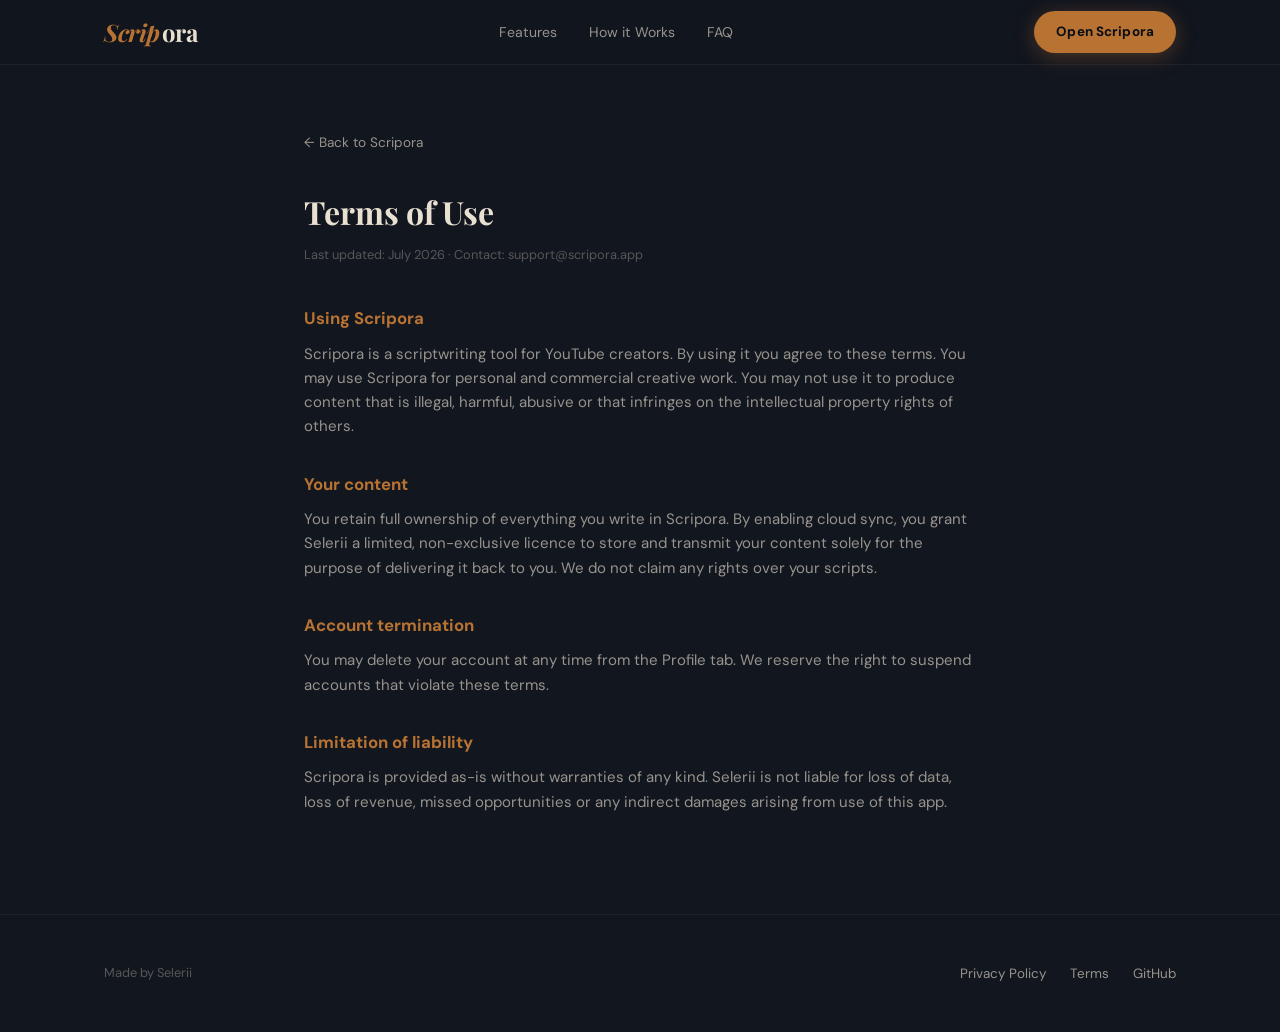
<file: terms.html>
<!DOCTYPE html>
<html lang="en-GB">
<head>
<meta charset="UTF-8">
<meta name="viewport" content="width=device-width, initial-scale=1">
<!-- Google tag (gtag.js) -->
<script async src="https://www.googletagmanager.com/gtag/js?id=G-YHD574L0KR"></script>
<script>
  window.dataLayer = window.dataLayer || [];
  function gtag(){dataLayer.push(arguments);}
  gtag('js', new Date());

  gtag('config', 'G-YHD574L0KR');
</script>
<title>Terms of Use — Scripora</title>
<meta name="description" content="Scripora's Terms of Use: using the app, content ownership, and liability.">
<link rel="canonical" href="https://scripora-site.vercel.app/terms.html">
<link rel="icon" href="/favicon.ico" sizes="any">
<link rel="icon" href="/Icon/favicon-32.png" type="image/png" sizes="32x32">
<link rel="preconnect" href="https://fonts.googleapis.com">
<link rel="preconnect" href="https://fonts.gstatic.com" crossorigin>
<link href="https://fonts.googleapis.com/css2?family=Playfair+Display:ital,wght@0,700;1,700&family=DM+Sans:wght@400;500;600;700&display=swap" rel="stylesheet">
<link rel="stylesheet" href="styles.css">
<style>
  .legal{padding:64px 0 96px;}
  .legal .wrap{max-width:720px;}
  .legal h1{font-size:2rem;margin-bottom:8px;}
  .legal .updated{color:var(--faint);font-size:.8rem;margin-bottom:40px;}
  .legal h2{font-family:'DM Sans',sans-serif;font-size:1.05rem;font-weight:700;margin:32px 0 10px;color:var(--accent);}
  .legal p{color:var(--muted);margin-bottom:4px;font-size:.94rem;}
  .legal a.back{display:inline-block;margin-bottom:32px;color:var(--muted);font-size:.85rem;}
  .legal a.back:hover{color:var(--text);}
</style>
</head>
<body>

<header class="nav">
  <div class="wrap">
    <a href="/" class="wordmark" aria-label="Scripora home">
      <span class="w1">Scrip</span><span class="w2">ora</span>
    </a>
    <nav class="nav-links" aria-label="Primary">
      <a href="/#features">Features</a>
      <a href="/#how-it-works">How it Works</a>
      <a href="/#faq">FAQ</a>
    </nav>
    <div class="nav-cta">
      <a class="btn btn-primary" href="https://scripora.vercel.app/">Open Scripora</a>
    </div>
  </div>
</header>

<main class="legal">
  <div class="wrap">
    <a class="back" href="/">← Back to Scripora</a>
    <h1>Terms of Use</h1>
    <p class="updated">Last updated: July 2026 · Contact: support@scripora.app</p>

    <h2>Using Scripora</h2>
    <p>Scripora is a scriptwriting tool for YouTube creators. By using it you agree to these terms. You may use Scripora for personal and commercial creative work. You may not use it to produce content that is illegal, harmful, abusive or that infringes on the intellectual property rights of others.</p>

    <h2>Your content</h2>
    <p>You retain full ownership of everything you write in Scripora. By enabling cloud sync, you grant Selerii a limited, non-exclusive licence to store and transmit your content solely for the purpose of delivering it back to you. We do not claim any rights over your scripts.</p>

    <h2>Account termination</h2>
    <p>You may delete your account at any time from the Profile tab. We reserve the right to suspend accounts that violate these terms.</p>

    <h2>Limitation of liability</h2>
    <p>Scripora is provided as-is without warranties of any kind. Selerii is not liable for loss of data, loss of revenue, missed opportunities or any indirect damages arising from use of this app.</p>
  </div>
</main>

<footer>
  <div class="wrap footer-row">
    <div class="footer-credit">Made by Selerii</div>
    <nav class="footer-links" aria-label="Footer">
      <a href="/privacy.html">Privacy Policy</a>
      <a href="/terms.html">Terms</a>
      <a href="https://github.com/Birg0010/scripora_vercel">GitHub</a>
    </nav>
  </div>
</footer>

</body>
</html>
</file>
<file: styles.css>
/* ════════════════════════════════════════════════════════════════════
   SCRIPORA LANDING PAGE — STYLES
   Design tokens ported directly from the application's styles.css
   (Midnight theme — the app's default). Do not introduce new colors;
   every hex value below traces back to the real product.
   ════════════════════════════════════════════════════════════════════ */

:root{
  --bg:#12161F;
  --surface:#1A1F2E;
  --s2:#222840;
  --s3:#2A3050;
  --border:rgba(255,255,255,.08);
  --border2:rgba(255,255,255,.05);
  --accent:#B87333;
  --adk:#9A5E22;
  --accent-glow:rgba(184,115,51,.35);
  --accent-soft:rgba(184,115,51,.12);
  --accent-border:rgba(184,115,51,.25);
  --text:#E8E0D0;
  --muted:rgba(232,224,208,.62);
  --faint:rgba(232,224,208,.32);
  --sh:0 4px 24px rgba(0,0,0,.4);
  --sh-sm:0 2px 10px rgba(0,0,0,.3);

  /* five script-stage colors — identical to the editor */
  --hook:#B87333;   --hook-bg:rgba(184,115,51,.13);   --hook-border:rgba(184,115,51,.3);
  --ctx:#6AAF82;    --ctx-bg:rgba(74,124,89,.16);      --ctx-border:rgba(106,175,130,.3);
  --body-c:#5A7EC9; --body-bg:rgba(58,92,139,.16);     --body-border:rgba(90,126,201,.3);
  --cta:#C47AAF;    --cta-bg:rgba(124,58,107,.16);     --cta-border:rgba(196,122,175,.3);
  --out:#8A6AC9;    --out-bg:rgba(92,58,124,.16);      --out-border:rgba(138,106,201,.3);

  --radius-pill:30px;
  --radius-card:12px;
  --radius-lg:20px;
  --maxw:1120px;
}

*{box-sizing:border-box;margin:0;padding:0;-webkit-tap-highlight-color:transparent;}

html{scroll-behavior:smooth;}
@media (prefers-reduced-motion:reduce){
  html{scroll-behavior:auto;}
  *{animation-duration:.001ms!important;animation-iteration-count:1!important;transition-duration:.001ms!important;}
}

body{
  font-family:'DM Sans',sans-serif;
  background:var(--bg);
  color:var(--text);
  -webkit-font-smoothing:antialiased;
  color-scheme:dark;
  line-height:1.6;
  overflow-x:hidden;
}

img{max-width:100%;display:block;}
a{color:inherit;text-decoration:none;}
button{font-family:inherit;cursor:pointer;background:none;border:none;color:inherit;}
ul{list-style:none;}

:focus-visible{outline:2px solid var(--accent);outline-offset:3px;border-radius:4px;}

.wrap{max-width:var(--maxw);margin:0 auto;padding:0 24px;}

h1,h2,h3,.serif{font-family:'Playfair Display',serif;}

.eyebrow{
  font-size:.72rem;
  font-weight:700;
  letter-spacing:.14em;
  text-transform:uppercase;
  color:var(--accent);
  margin-bottom:14px;
  display:block;
}

section{padding:96px 0;}
@media (max-width:640px){ section{padding:64px 0;} }

.section-head{max-width:640px;margin:0 auto 48px;text-align:center;}
.section-head h2{font-size:clamp(1.7rem,4vw,2.4rem);font-weight:700;line-height:1.25;margin-bottom:14px;}
.section-head p{color:var(--muted);font-size:1.02rem;}

/* ── Buttons ── */
.btn{
  display:inline-flex;align-items:center;justify-content:center;gap:8px;
  padding:14px 30px;border-radius:var(--radius-pill);
  font-size:.92rem;font-weight:700;letter-spacing:.01em;
  transition:transform .15s ease, box-shadow .15s ease, background .15s ease;
  white-space:nowrap;
}
.btn-primary{background:var(--accent);color:#0A0D14;box-shadow:0 4px 20px var(--accent-glow);}
.btn-primary:hover{transform:translateY(-1px);box-shadow:0 6px 26px var(--accent-glow);}
.btn-ghost{background:transparent;color:var(--text);border:1px solid var(--border);}
.btn-ghost:hover{border-color:var(--accent-border);color:var(--accent);}

/* ── Nav ── */
.nav{
  position:sticky;top:0;z-index:100;
  background:rgba(18,22,31,.85);
  backdrop-filter:blur(10px);
  border-bottom:1px solid var(--border2);
}
.nav .wrap{height:64px;display:flex;align-items:center;justify-content:space-between;}
.wordmark{font-family:'Playfair Display',serif;font-size:1.5rem;font-weight:700;font-style:italic;letter-spacing:-.02em;display:flex;align-items:center;gap:2px;}
.wordmark .w1{color:var(--accent);}
.wordmark .w2{color:var(--text);font-style:normal;}
.nav-links{display:flex;align-items:center;gap:32px;}
.nav-links a{font-size:.88rem;color:var(--muted);transition:color .15s;}
.nav-links a:hover{color:var(--text);}
.nav-cta{display:flex;align-items:center;gap:18px;}
.nav .btn{padding:10px 22px;font-size:.84rem;}
.nav-toggle{display:none;flex-direction:column;gap:5px;padding:8px;}
.nav-toggle span{width:22px;height:2px;background:var(--text);border-radius:2px;}

@media (max-width:860px){
  .nav-links{
    position:fixed;top:64px;left:0;right:0;
    background:var(--surface);border-bottom:1px solid var(--border);
    flex-direction:column;align-items:flex-start;gap:0;
    padding:8px 24px 20px;
    transform:translateY(-8px);opacity:0;pointer-events:none;
    transition:all .18s ease;
  }
  .nav-links.open{transform:translateY(0);opacity:1;pointer-events:auto;}
  .nav-links a{width:100%;padding:14px 0;border-bottom:1px solid var(--border2);}
  .nav-toggle{display:flex;}
}

/* ── Hero ── */
.hero{padding:88px 0 40px;position:relative;}
.hero::before{
  content:'';position:absolute;inset:0;z-index:-1;
  background:radial-gradient(ellipse 60% 50% at 50% 0%, rgba(184,115,51,.10) 0%, transparent 65%);
}
.hero .wrap{display:grid;grid-template-columns:1.05fr .95fr;gap:56px;align-items:center;}
.hero-copy h1{font-size:clamp(2.1rem,5vw,3.1rem);font-weight:700;line-height:1.18;letter-spacing:-.01em;margin-bottom:20px;}
.hero-copy h1 em{color:var(--accent);font-style:italic;}
.hero-copy p.lead{font-size:1.08rem;color:var(--muted);max-width:46ch;margin-bottom:32px;}
.hero-stages{display:flex;flex-wrap:wrap;gap:8px;margin-bottom:36px;}
.stage-chip{
  font-size:.7rem;font-weight:700;letter-spacing:.03em;
  padding:6px 14px;border-radius:20px;border:1px solid;
}
.stage-chip.hook{color:var(--hook);background:var(--hook-bg);border-color:var(--hook-border);}
.stage-chip.ctx{color:var(--ctx);background:var(--ctx-bg);border-color:var(--ctx-border);}
.stage-chip.body{color:var(--body-c);background:var(--body-bg);border-color:var(--body-border);}
.stage-chip.cta{color:var(--cta);background:var(--cta-bg);border-color:var(--cta-border);}
.stage-chip.out{color:var(--out);background:var(--out-bg);border-color:var(--out-border);}
.hero-actions{display:flex;flex-wrap:wrap;gap:14px;}

.hero-reassurance{margin-top:14px;font-size:.8rem;color:var(--faint);}
@media (max-width:900px){
  .hero .wrap{grid-template-columns:1fr;}
  .hero-visual{order:-1;}
}

/* ── Mockup: recreated editor screen (not a screenshot) ── */
.mock-frame{
  background:var(--surface);border:1px solid var(--border);border-radius:var(--radius-lg);
  box-shadow:var(--sh);overflow:hidden;max-width:380px;margin:0 auto;
}
.mock-titlebar{
  padding:14px 18px;border-bottom:1px solid var(--border2);
  display:flex;align-items:center;justify-content:space-between;
  font-family:'Playfair Display',serif;font-size:1rem;font-weight:700;color:var(--text);
}
.mock-titlebar .mt-icons{display:flex;gap:10px;color:var(--faint);}
.mock-body{padding:16px;display:flex;flex-direction:column;gap:12px;}
.mock-para{border-left:3px solid;border-radius:10px;background:var(--s2);padding:12px 14px;}
.mock-para .mp-tag{font-size:.62rem;font-weight:700;letter-spacing:.08em;text-transform:uppercase;margin-bottom:6px;display:block;}
.mock-para .mp-text{font-size:.82rem;color:var(--text);line-height:1.55;}
.mock-para .mp-meta{font-size:.66rem;color:var(--faint);margin-top:8px;}
.mock-para.hook{border-color:var(--hook);}
.mock-para.hook .mp-tag{color:var(--hook);}
.mock-para.ctx{border-color:var(--ctx);}
.mock-para.ctx .mp-tag{color:var(--ctx);}
.mock-para.body{border-color:var(--body-c);}
.mock-para.body .mp-tag{color:var(--body-c);}
.mock-para.cta{border-color:var(--cta);}
.mock-para.cta .mp-tag{color:var(--cta);}
.mock-para.out{border-color:var(--out);}
.mock-para.out .mp-tag{color:var(--out);}

/* ── Problem ── */
.problem .wrap{display:grid;grid-template-columns:1fr 1fr;gap:56px;align-items:center;}
.problem-copy p{color:var(--muted);margin-bottom:16px;max-width:52ch;}
.problem-copy h2{font-size:clamp(1.6rem,3.6vw,2.2rem);margin-bottom:20px;line-height:1.3;}
.wall-of-text{
  background:var(--surface);border:1px solid var(--border);border-radius:var(--radius-card);
  padding:22px;font-size:.82rem;color:var(--faint);line-height:1.8;
}
@media (max-width:860px){ .problem .wrap{grid-template-columns:1fr;} .wall-of-text{order:-1;} }

/* ── Honesty / Why Scripora ── */
.honesty{background:var(--surface);border-top:1px solid var(--border2);border-bottom:1px solid var(--border2);}
.honesty-grid{display:grid;grid-template-columns:repeat(3,1fr);gap:24px;max-width:900px;margin:0 auto;}
.honesty-card{
  background:var(--s2);border:1px solid var(--border);border-radius:var(--radius-card);
  padding:26px 22px;text-align:center;
}
.honesty-card .hc-mark{font-size:1.6rem;color:var(--accent);margin-bottom:10px;}
.honesty-card h3{font-size:1rem;font-weight:700;margin-bottom:8px;font-family:'DM Sans',sans-serif;}
.honesty-card p{font-size:.85rem;color:var(--muted);}
@media (max-width:720px){ .honesty-grid{grid-template-columns:1fr;} }

/* ── How It Works ── */
.stages-list{display:flex;flex-direction:column;gap:14px;max-width:760px;margin:0 auto;}
.stage-row{
  display:grid;grid-template-columns:auto 140px 1fr;gap:20px;align-items:center;
  background:var(--surface);border:1px solid var(--border);border-left:3px solid;
  border-radius:var(--radius-card);padding:18px 22px;
}
.stage-row .sr-num{font-family:'Playfair Display',serif;font-size:1.3rem;color:var(--faint);}
.stage-row .sr-name{font-weight:700;font-size:.95rem;}
.stage-row .sr-desc{color:var(--muted);font-size:.9rem;}
.stage-row.hook{border-left-color:var(--hook);} .stage-row.hook .sr-name{color:var(--hook);}
.stage-row.ctx{border-left-color:var(--ctx);} .stage-row.ctx .sr-name{color:var(--ctx);}
.stage-row.body{border-left-color:var(--body-c);} .stage-row.body .sr-name{color:var(--body-c);}
.stage-row.cta{border-left-color:var(--cta);} .stage-row.cta .sr-name{color:var(--cta);}
.stage-row.out{border-left-color:var(--out);} .stage-row.out .sr-name{color:var(--out);}
@media (max-width:600px){
  .stage-row{grid-template-columns:auto 1fr;}
  .sr-desc{grid-column:1 / -1;}
}

/* ── Features ── */
.feature-grid{display:flex;flex-wrap:wrap;justify-content:center;gap:22px;}
.feature-card{
  background:var(--surface);border:1px solid var(--border);border-radius:var(--radius-card);
  padding:26px 24px;
  flex:1 1 300px;max-width:340px;
}
.feature-card .fc-icon{
  width:42px;height:42px;border-radius:10px;background:var(--accent-soft);
  border:1px solid var(--accent-border);display:flex;align-items:center;justify-content:center;
  margin-bottom:16px;color:var(--accent);
}
.feature-card h3{font-size:1rem;font-weight:700;margin-bottom:8px;font-family:'DM Sans',sans-serif;}
.feature-card p{font-size:.87rem;color:var(--muted);}
@media (max-width:560px){ .feature-card{flex-basis:100%;max-width:none;} }

/* ── Works Anywhere ── */
.anywhere .wrap{display:grid;grid-template-columns:1fr 1fr;gap:56px;align-items:center;}
.anywhere-list{display:flex;flex-direction:column;gap:20px;}
.anywhere-item{display:flex;gap:14px;align-items:flex-start;}
.anywhere-item .ai-icon{
  width:34px;height:34px;border-radius:9px;background:var(--accent-soft);
  border:1px solid var(--accent-border);display:flex;align-items:center;justify-content:center;
  flex-shrink:0;color:var(--accent);
}
.anywhere-item h4{font-size:.95rem;font-weight:700;margin-bottom:4px;}
.anywhere-item p{font-size:.87rem;color:var(--muted);}
@media (max-width:860px){ .anywhere .wrap{grid-template-columns:1fr;} }

/* ── Who It's For ── */
.audience-grid{display:grid;grid-template-columns:repeat(3,1fr);gap:16px;}
.audience-card{
  background:var(--surface);border:1px solid var(--border);border-radius:var(--radius-card);
  padding:20px;
}
.audience-card h4{font-size:.92rem;font-weight:700;margin-bottom:6px;}
.audience-card p{font-size:.82rem;color:var(--muted);}
@media (max-width:860px){ .audience-grid{grid-template-columns:1fr 1fr;} }
@media (max-width:480px){ .audience-grid{grid-template-columns:1fr;} }

/* ── Coming Next ── */
.roadmap{background:var(--surface);border-top:1px solid var(--border2);border-bottom:1px solid var(--border2);}
.roadmap-note{
  text-align:center;font-size:.78rem;color:var(--faint);margin-top:24px;
  max-width:560px;margin-left:auto;margin-right:auto;
}
.roadmap-list{display:flex;flex-wrap:wrap;gap:14px;justify-content:center;max-width:760px;margin:0 auto;}
.roadmap-item{
  background:var(--s2);border:1px dashed var(--border);border-radius:var(--radius-pill);
  padding:10px 20px;font-size:.85rem;color:var(--muted);
}

/* ── FAQ ── */
.faq-list{max-width:720px;margin:0 auto;display:flex;flex-direction:column;gap:10px;}
.faq-item{background:var(--surface);border:1px solid var(--border);border-radius:var(--radius-card);overflow:hidden;}
.faq-q{
  width:100%;display:flex;align-items:center;justify-content:space-between;
  padding:18px 20px;font-size:.95rem;font-weight:600;text-align:left;
}
.faq-q .fq-chevron{transition:transform .2s ease;color:var(--faint);flex-shrink:0;margin-left:16px;}
.faq-item.open .fq-chevron{transform:rotate(180deg);}
.faq-a{max-height:0;overflow:hidden;transition:max-height .22s ease;}
.faq-a p{padding:0 20px 18px;color:var(--muted);font-size:.87rem;max-width:60ch;}

/* ── Final CTA ── */
.final-cta{text-align:center;}
.final-cta h2{font-size:clamp(1.8rem,4.4vw,2.6rem);margin-bottom:28px;}
.final-cta .btn{padding:16px 38px;font-size:1rem;}

/* ── Footer ── */
footer{border-top:1px solid var(--border2);padding:48px 0;}
.footer-row{display:flex;flex-wrap:wrap;justify-content:space-between;align-items:center;gap:20px;}
.footer-links{display:flex;flex-wrap:wrap;gap:24px;font-size:.84rem;color:var(--muted);}
.footer-links a:hover{color:var(--text);}
.footer-credit{font-size:.8rem;color:var(--faint);}

/* ── Utility ── */
.center{text-align:center;}

/* ════════ STATUS BADGES — colors copied exactly from the real app's
   .sbadge classes, not invented ════════ */
.sbadge{display:inline-flex;align-items:center;gap:4px;padding:2px 8px;border-radius:20px;font-size:.62rem;font-weight:700;}
.sbadge-dot{width:5px;height:5px;border-radius:50%;flex-shrink:0;}
.sbadge.draft{background:var(--s2);color:var(--muted);}
.sbadge.draft .sbadge-dot{background:var(--muted);}
.sbadge.progress{background:rgba(58,92,139,.15);color:#5A7EC9;}
.sbadge.progress .sbadge-dot{background:#5A7EC9;}
.sbadge.ready{background:rgba(74,124,89,.15);color:#6AAF82;}
.sbadge.ready .sbadge-dot{background:#6AAF82;}
.sbadge.filmed{background:rgba(92,58,124,.15);color:#8A6AC9;}
.sbadge.filmed .sbadge-dot{background:#8A6AC9;}

/* ════════ SCRIPT LIBRARY ════════ */
#library .wrap{display:grid;grid-template-columns:.9fr 1.1fr;gap:56px;align-items:center;}
.lib-copy h2{font-size:clamp(1.6rem,3.6vw,2.2rem);margin:0 0 16px;line-height:1.3;}
.lib-copy p{color:var(--muted);max-width:44ch;}
.lib-mock{max-width:440px;margin:0 auto;}
.lib-filters{display:flex;gap:8px;padding:16px 16px 0;flex-wrap:wrap;}
.lib-filter{font-size:.66rem;font-weight:700;padding:6px 14px;border-radius:20px;border:1px solid var(--border);color:var(--faint);}
.lib-filter.active{border-color:var(--accent-border);color:var(--accent);background:var(--accent-soft);}
.lib-list{display:flex;flex-direction:column;gap:10px;padding:16px;}
.lib-card{display:flex;gap:12px;align-items:flex-start;background:var(--s2);border:1px solid var(--border2);border-radius:10px;padding:12px 14px;}
.lib-icon{width:32px;height:32px;border-radius:8px;background:var(--accent-soft);border:1px solid var(--accent-border);display:flex;align-items:center;justify-content:center;color:var(--accent);flex-shrink:0;}
.lib-info{flex:1;min-width:0;}
.lib-title{font-weight:700;font-size:.85rem;margin-bottom:3px;white-space:nowrap;overflow:hidden;text-overflow:ellipsis;}
.lib-meta{font-size:.7rem;color:var(--faint);margin-bottom:7px;}
@media (max-width:900px){ #library .wrap{grid-template-columns:1fr;} .lib-mock{order:-1;} }

/* ════════ SHOWCASE: NOTES DRAWER + PORTFOLIO EXPORT ════════ */
.showcase-block{display:grid;grid-template-columns:1fr 1fr;gap:48px;align-items:center;}
.showcase-block + .showcase-block{margin-top:88px;}
.showcase-block.reverse{grid-template-columns:1fr 1fr;}
.showcase-block.reverse .showcase-copy{order:2;}
.showcase-copy h2{font-size:clamp(1.5rem,3.4vw,2.1rem);margin:0 0 14px;line-height:1.3;}
.showcase-copy p{color:var(--muted);max-width:46ch;}
@media (max-width:900px){
  .showcase-block, .showcase-block.reverse{grid-template-columns:1fr;}
  .showcase-block.reverse .showcase-copy{order:0;}
  .showcase-block .mock-frame{order:-1;}
}

/* Notes Drawer mockup */
.notes-mock{max-width:400px;margin:0 auto;}
.nd-tabs{display:flex;gap:0;border-bottom:1px solid var(--border2);padding:0 16px;}
.nd-tab{padding:12px 14px;font-size:.68rem;font-weight:700;letter-spacing:.04em;text-transform:uppercase;color:var(--faint);border-bottom:2px solid transparent;}
.nd-tab.active{color:var(--accent);border-color:var(--accent);}
.nd-list{padding:16px;display:flex;flex-direction:column;gap:10px;}
.nd-note{background:var(--s2);border-radius:10px;padding:12px 14px 12px 22px;font-size:.8rem;color:var(--text);line-height:1.55;position:relative;}
.nd-note::before{content:'';position:absolute;left:10px;top:17px;width:5px;height:5px;border-radius:50%;background:var(--accent);}

/* Portfolio Export mockup */
.pf-mock{max-width:400px;margin:0 auto;}
.pf-head{padding:18px 18px 14px;}
.pf-label{font-size:.62rem;letter-spacing:.08em;text-transform:uppercase;color:var(--body-c);font-weight:700;margin-bottom:8px;}
.pf-title{font-family:'Playfair Display',serif;font-weight:700;font-size:1.1rem;line-height:1.3;margin-bottom:14px;}
.pf-meta{display:grid;grid-template-columns:repeat(3,1fr);gap:10px;border-top:1px solid var(--border2);padding-top:12px;font-size:.72rem;}
.pf-meta div span{display:block;color:var(--faint);text-transform:uppercase;letter-spacing:.06em;font-size:.6rem;margin-bottom:3px;}
.pf-body{padding:0 18px 18px;display:flex;flex-direction:column;gap:10px;}
.pf-line{border-left:3px solid;padding-left:10px;font-size:.78rem;color:var(--muted);line-height:1.55;}
.pf-line.hook{border-color:var(--hook);}
.pf-line.ctx{border-color:var(--ctx);}
.pf-export-btn{margin:0 18px 18px;background:var(--body-c);color:#0A0D14;text-align:center;padding:12px;border-radius:var(--radius-pill);font-weight:700;font-size:.85rem;}

/* ════════ MID-PAGE CTA ════════ */
.mid-cta{background:var(--surface);border-top:1px solid var(--border2);border-bottom:1px solid var(--border2);padding:64px 0;}
.mid-cta h2{font-size:clamp(1.4rem,3vw,1.9rem);margin-bottom:26px;max-width:32ch;margin-left:auto;margin-right:auto;}
</file>
